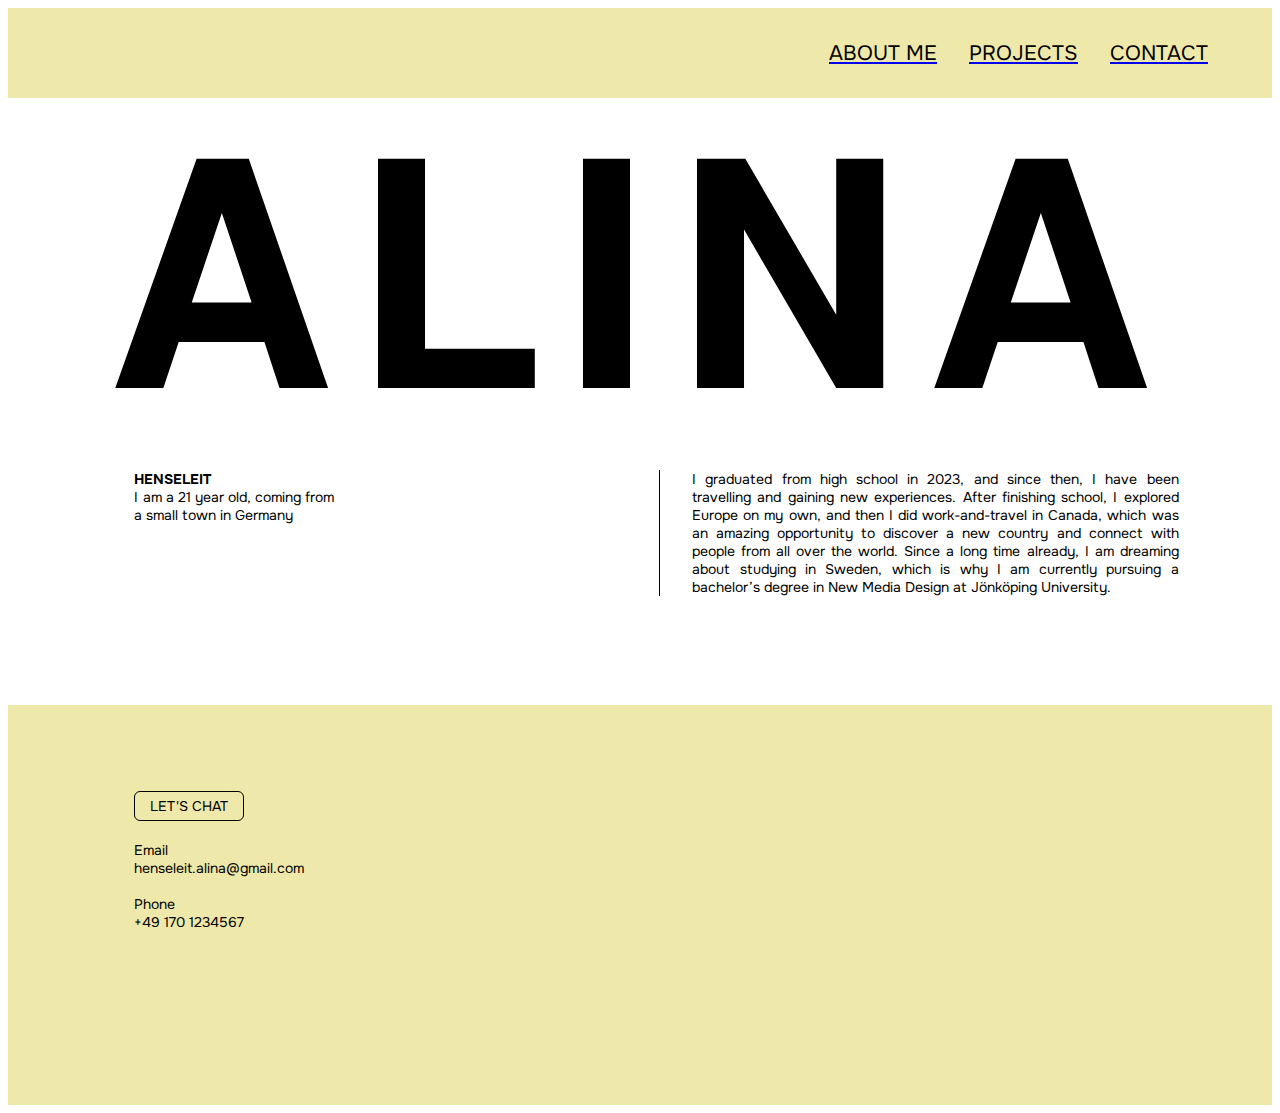
<file: index.html>
<!DOCTYPE html>
<html lang="en">
  <head>
    <meta charset="UTF-8" />
    <meta name="viewport" content="width=device-width, initial-scale=1.0" />
    <title>I am Alina</title>
    <link rel="stylesheet" href="css/main.css" />
  </head>
  <body>
    <header>
      <nav>
        <ul>
          <a href="index.html"><li>ABOUT ME</li></a>
          <a href="overview.html"
            ><li><Obj>PROJECTS</Obj></li></a
          >
          <a href="contact.html"><li>CONTACT</li></a>
        </ul>
      </nav>
    </header>
    <main>
      <h1 id="moving-header">ALINA</h1>

      <section class="category-container">
        <p class="category-text" id="text-one">
          <strong>HENSELEIT</strong><br />
          I am a 21 year old, coming from a small town in Germany
        </p>

        <p class="category-text" id="text-two">
          I graduated from high school in 2023, and since then, I have been
          travelling and gaining new experiences. After finishing school, I
          explored Europe on my own, and then I did work-and-travel in Canada,
          which was an amazing opportunity to discover a new country and connect
          with people from all over the world. Since a long time already, I am
          dreaming about studying in Sweden, which is why I am currently
          pursuing a bachelor’s degree in New Media Design at Jönköping
          University.
        </p>
      </section>
    </main>

    <footer>
      <section class="footer-button">
        <a href="contact.html"><button>LET'S CHAT</button> </a>

        <p id="contact-information">
          Email<br />
          henseleit.alina@gmail.com <br />
          <br />
          Phone<br />
          +49 170 1234567
        </p>
      </section>
    </footer>
  </body>
</html>
</file>
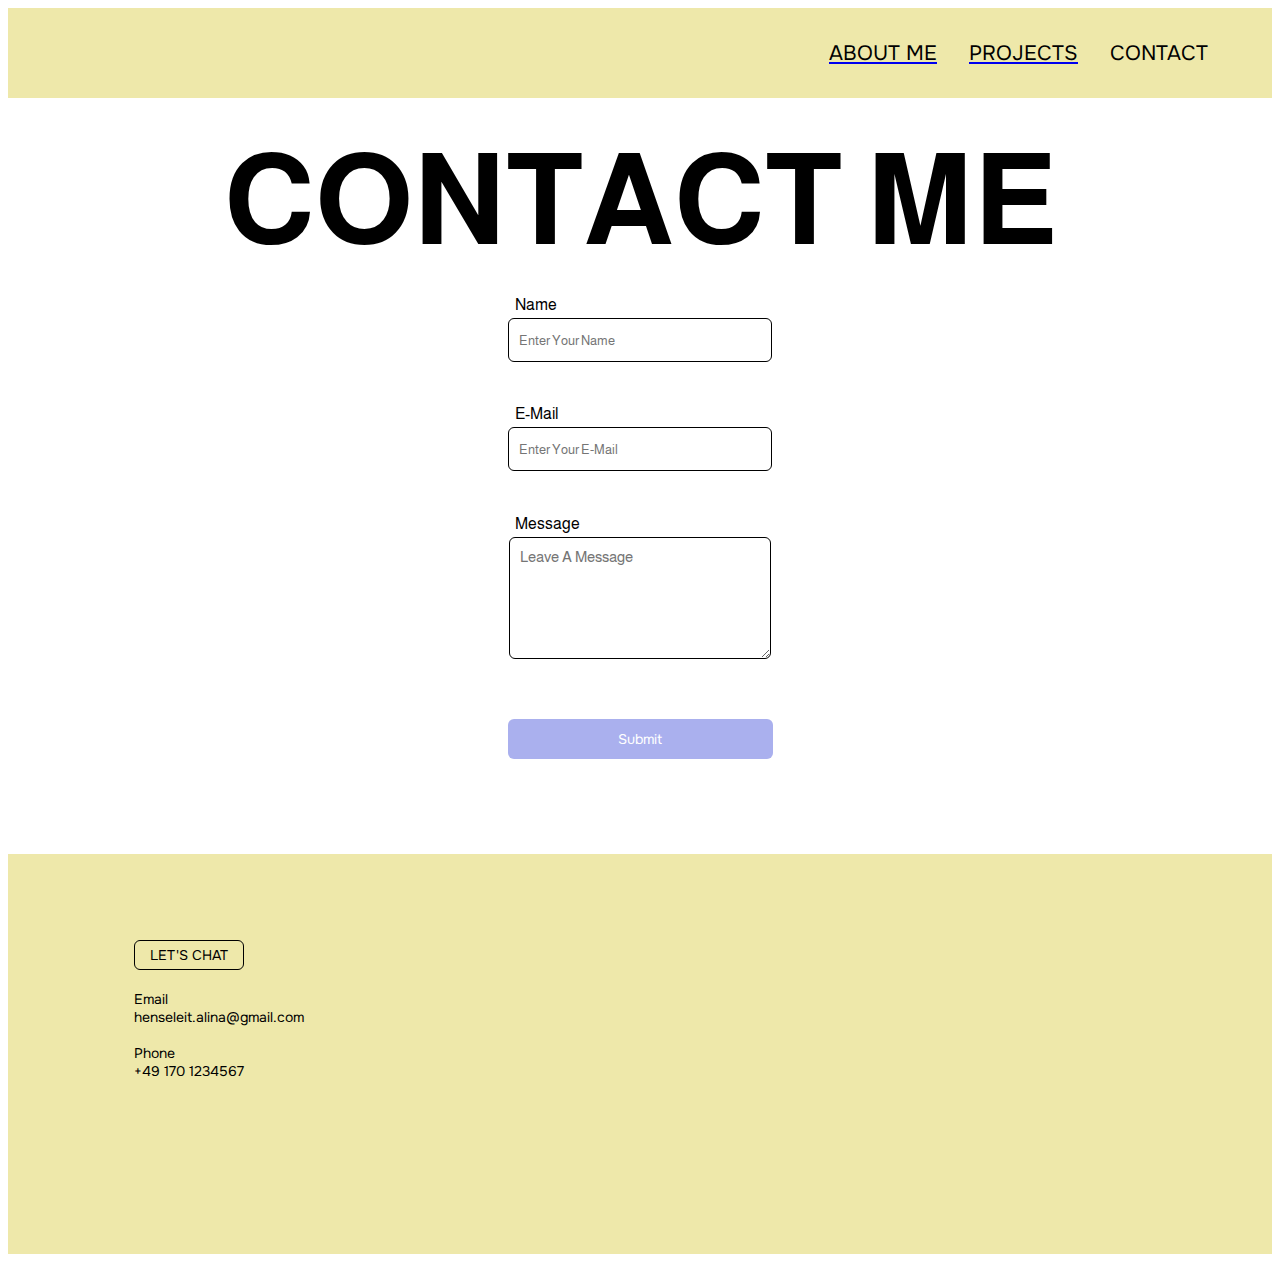
<file: contact.html>
<!DOCTYPE html>
<html lang="en">
  <head>
    <meta charset="UTF-8" />
    <meta name="viewport" content="width=device-width, initial-scale=1.0" />
    <title>I am Alina - Contact</title>
    <link rel="stylesheet" href="css/contact.css" />
    <script src="java-script/animation.js" defer></script>
  </head>
  <body>
    <header>
      <nav>
        <ul>
          <a href="index.html"><li>ABOUT ME</li></a>
          <a href="overview.html"
            ><li><Obj>PROJECTS</Obj></li></a
          <a href="contact.html"><li>CONTACT</li></a>
        </ul>
      </nav>
    </header>


    <main id="main-part">
      <h1>CONTACT ME</h1>

      <section class="category-container">
        <!--The folling 3 lines are inspired by https://www.youtube.com/watch?v=-HeadgoqJ7A, accessed: 16.01.25-->
        <p class="category-text" id="name">
          <label for="name">Name</label>
          <input id="input-name" type="text" placeholder="Enter Your Name" />
        </p>
        <p class="category-text" id="e-mail">
          <label for="e-mail">E-Mail</label>
          <input id="input-e-mail" type="text" placeholder="Enter Your E-Mail" /></p>

          <!--I got the textarea from my friend Lovisa-->
        <p class="category-text" id="message">
            <label for="message">Message</label>
            <textarea id="message" placeholder="Leave A Message"></textarea>
        </p>

        <button id="submit-button">Submit</button>
      </section>
    </main>

    <footer id="footer-part">
      <section class="footer-button">
        <a href="contact.html"><button>LET'S CHAT</button> </a>

        <p id="contact-information">
          Email<br />
          henseleit.alina@gmail.com <br />
          <br />
          Phone<br />
          +49 170 1234567
        </p>
      </section>
    </footer>
  </body>
</html>
</file>
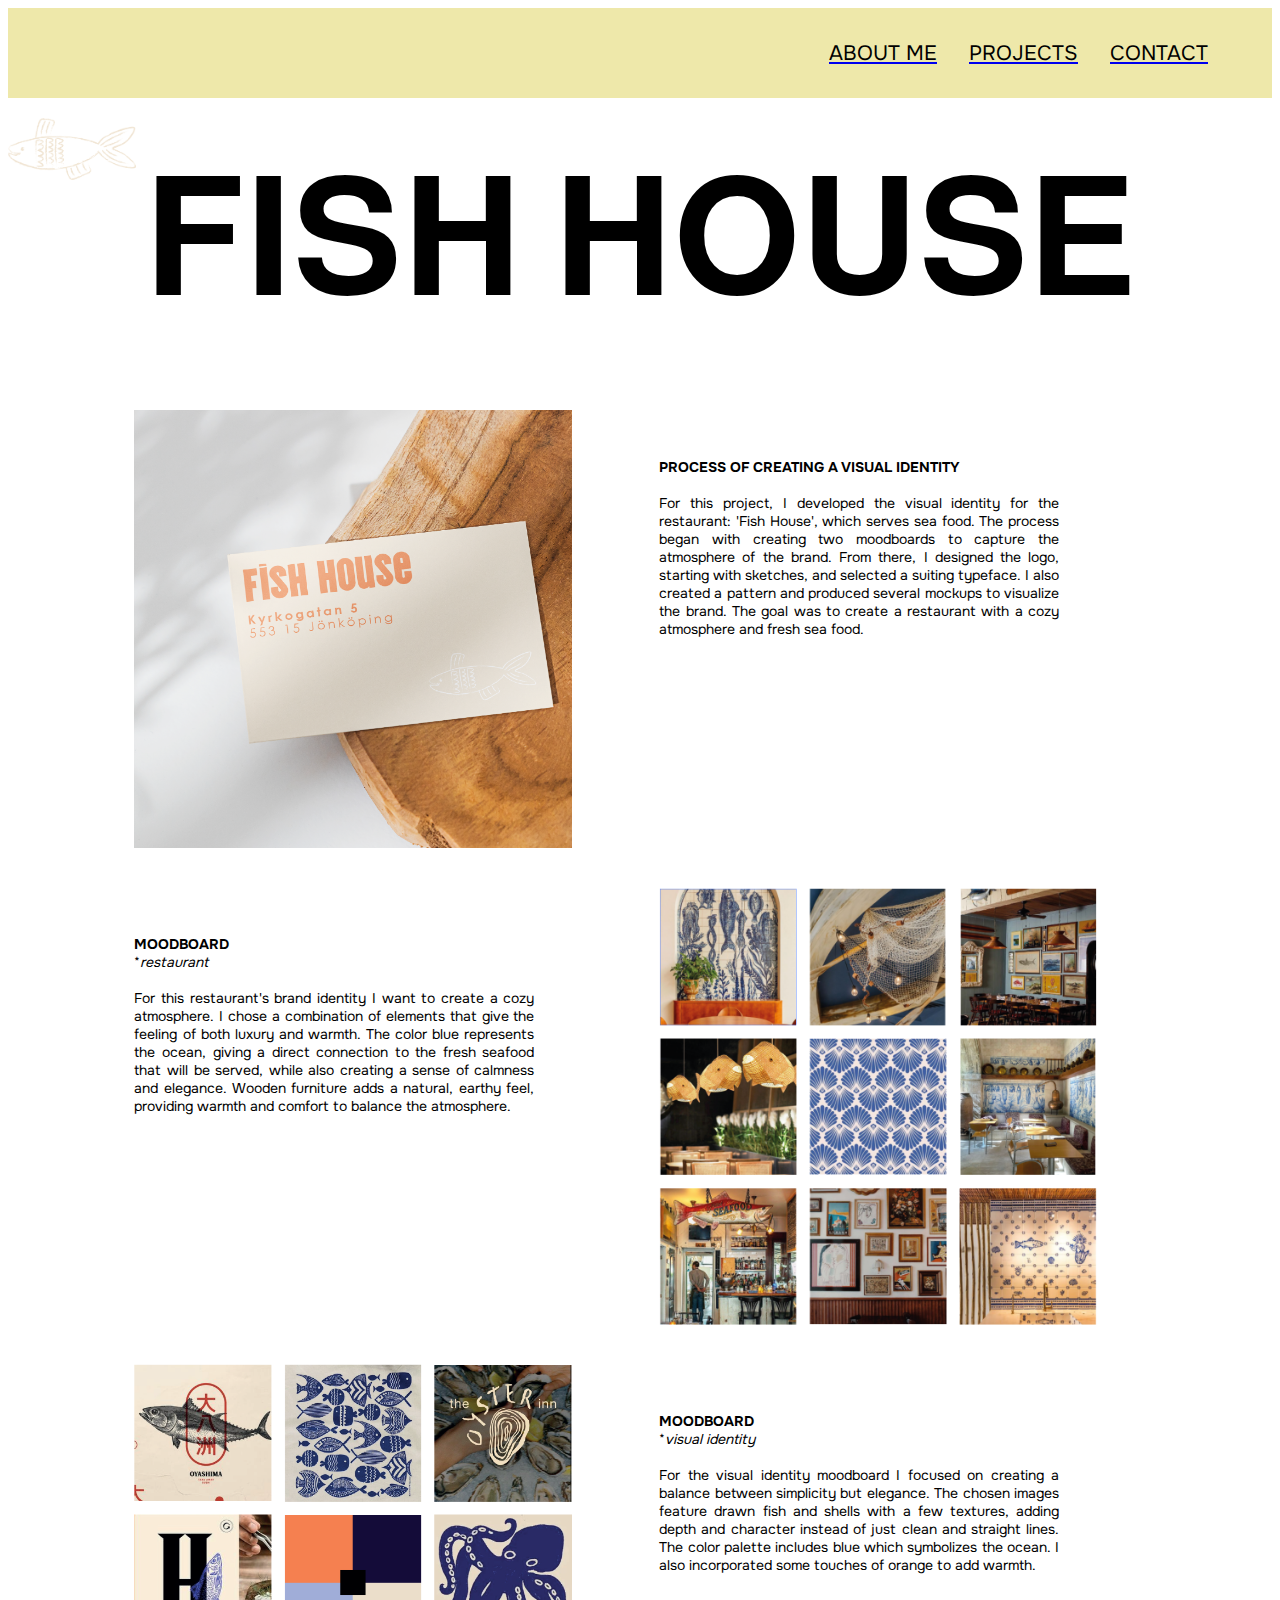
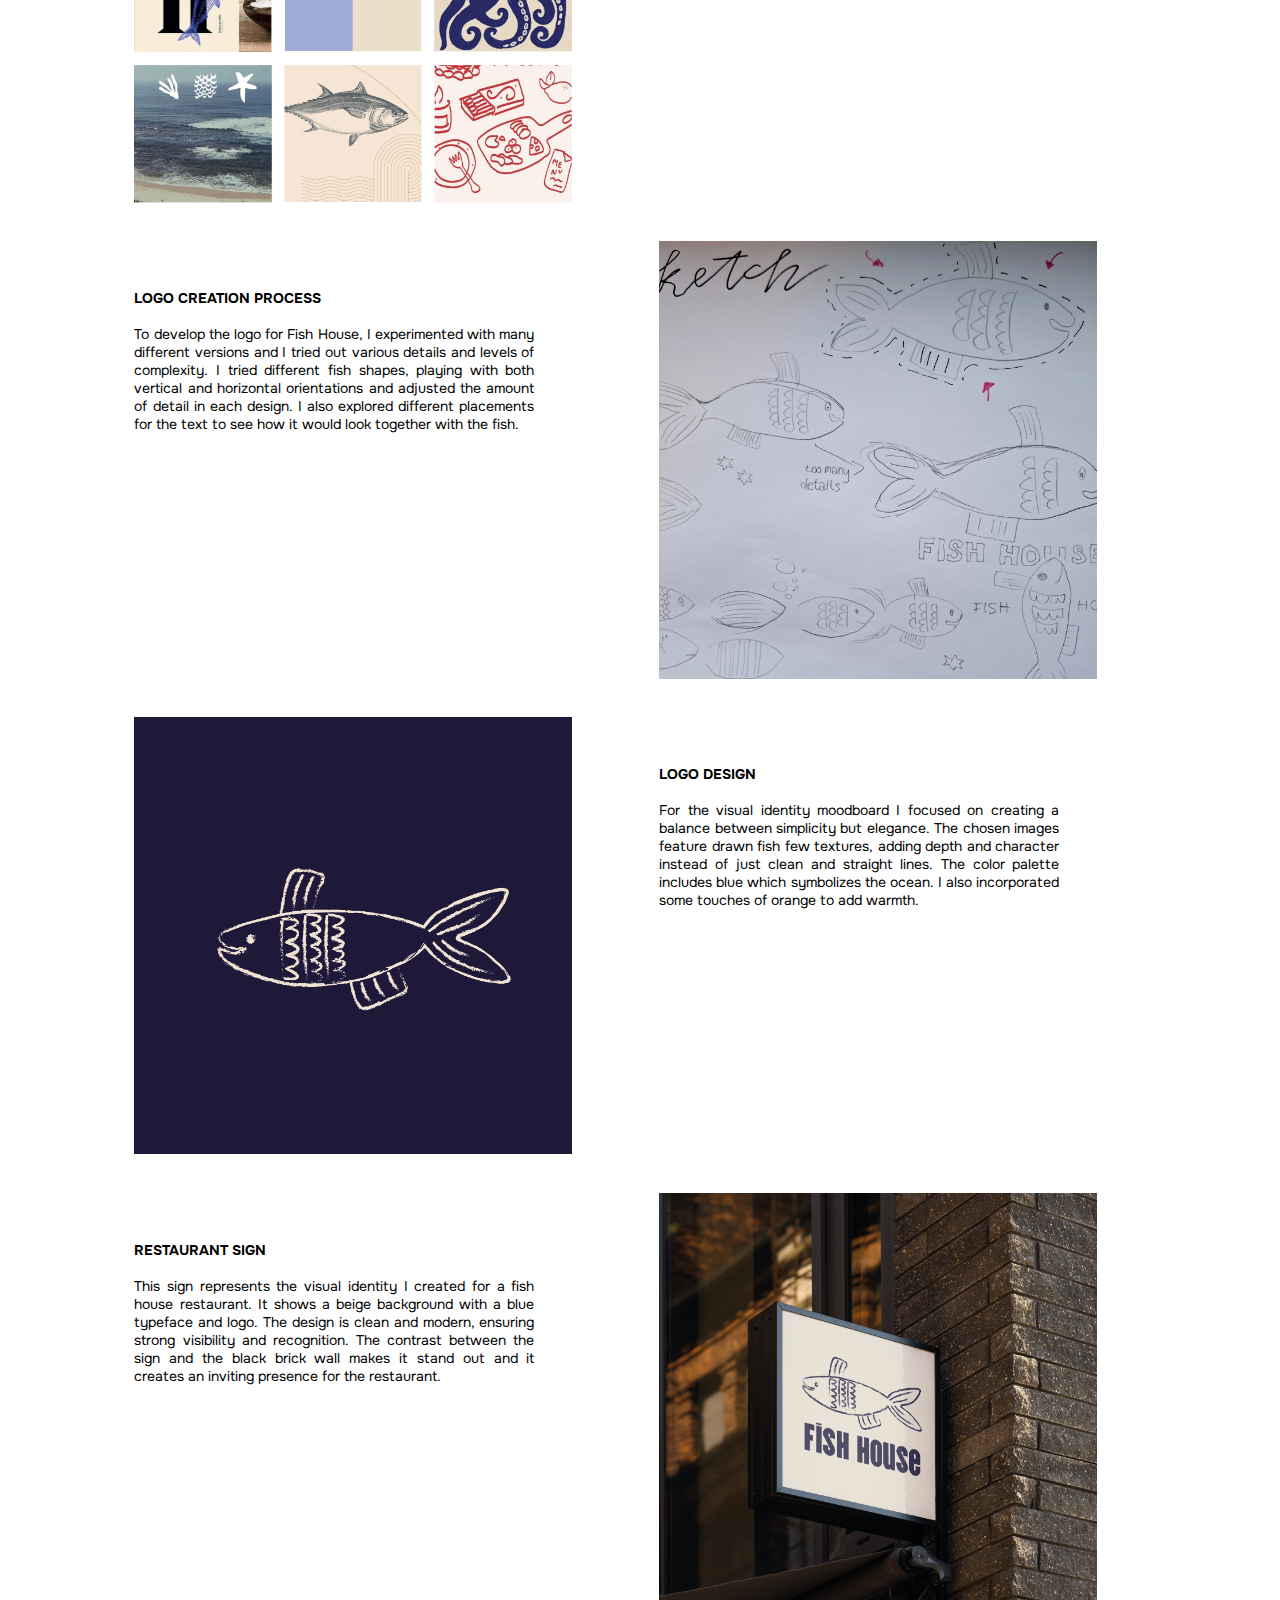
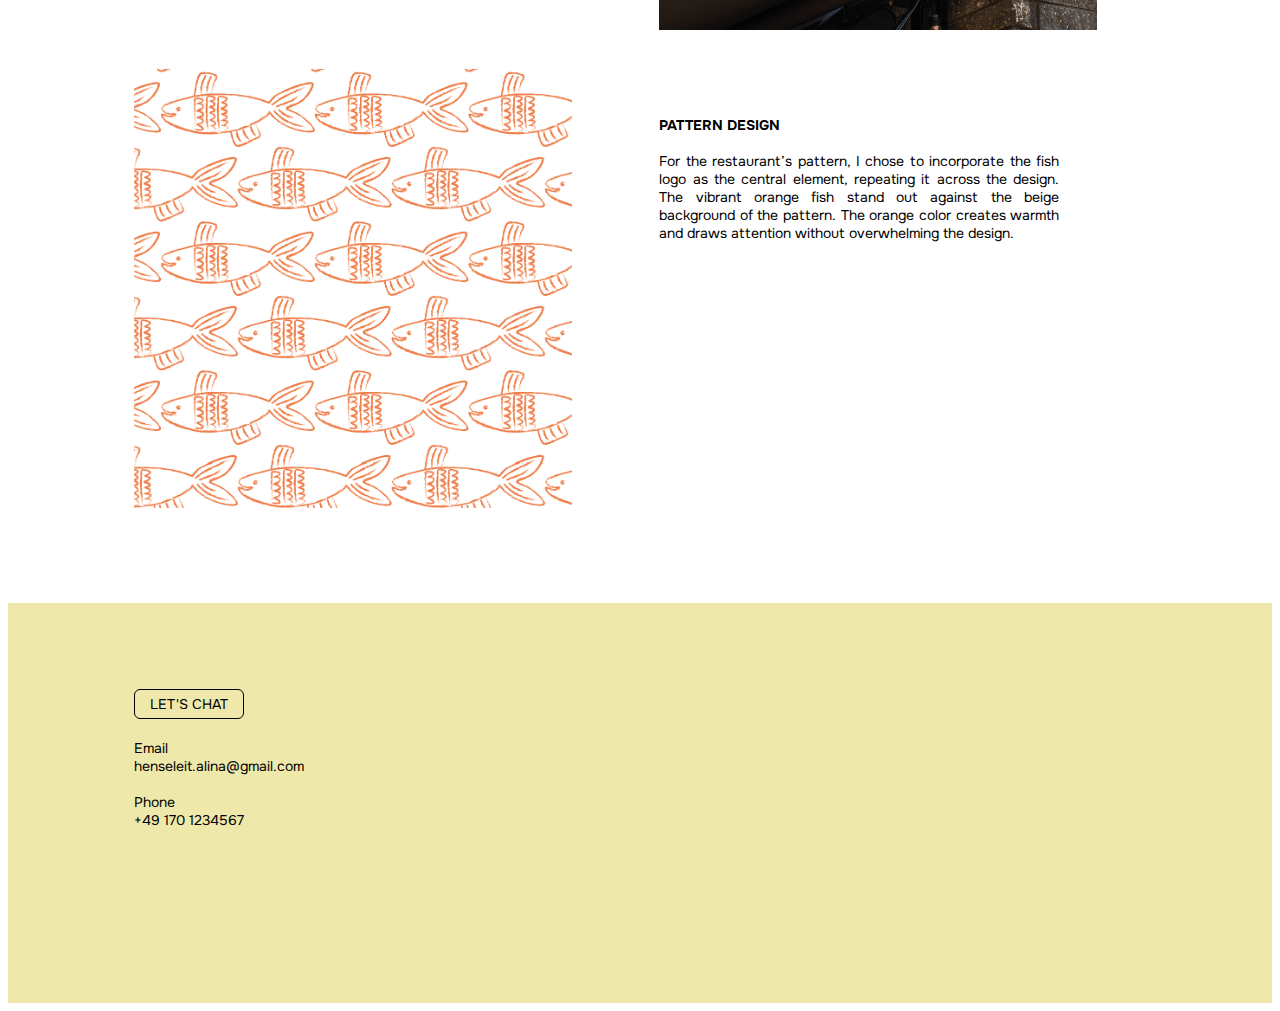
<file: fish-house.html>
<!DOCTYPE html>
<html lang="en">
  <head>
    <meta charset="UTF-8" />
    <meta name="viewport" content="width=device-width, initial-scale=1.0" />
    <title>I am Alina - Fish House</title>
    <link rel="stylesheet" href="css/fish-house.css" />
  </head>
  <body>
    <header>
      <nav>
        <ul>
          <a href="index.html"><li>ABOUT ME</li></a>
          <a href="overview.html"
            ><li><Obj>PROJECTS</Obj></li></a
          >
          <a href="contact.html"><li>CONTACT</li></a>
        </ul>
      </nav>
    </header>

    <img
      id="moving-fish"
      src="pictures-fish/fish.png"
      alt="fish logo with no
    background"
    />

    <main>
      <h1>FISH HOUSE</h1>

      <section class="category-container">
        <img
          class="category-image"
          src="pictures/fish-house.png"
          alt="mock up with business card for fish house restaurant"
        />

        <p class="category-text">
          <strong>PROCESS OF CREATING A VISUAL IDENTITY</strong><br /><br />
          For this project, I developed the visual identity for the restaurant:
          'Fish House', which serves sea food. The process began with creating
          two moodboards to capture the atmosphere of the brand. From there, I
          designed the logo, starting with sketches, and selected a suiting
          typeface. I also created a pattern and produced several mockups to
          visualize the brand. The goal was to create a restaurant with a cozy
          atmosphere and fresh sea food.
        </p>

        <p class="category-text">
          <strong>MOODBOARD</strong><br />
          *<em>restaurant</em><br /><br />
          For this restaurant's brand identity I want to create a cozy
          atmosphere. I chose a combination of elements that give the feeling of
          both luxury and warmth. The color blue represents the ocean, giving a
          direct connection to the fresh seafood that will be served, while also
          creating a sense of calmness and elegance. Wooden furniture adds a
          natural, earthy feel, providing warmth and comfort to balance the
          atmosphere.
        </p>

        <img
          class="category-image"
          src="pictures-fish/moodboard-restaurant.png"
          alt="a couple pictures for the moodboard for the fish restaurant (cozy)"
        />

        <img
          class="category-image"
          src="pictures-fish/moodboard-logo.png"
          alt="a couple pictures for the moodboard for the fish restaurant logo (outlines)"
        />

        <p class="category-text">
          <strong>MOODBOARD</strong><br />
          *<em>visual identity</em><br /><br />
          For the visual identity moodboard I focused on creating a balance
          between simplicity but elegance. The chosen images feature drawn fish
          and shells with a few textures, adding depth and character instead of
          just clean and straight lines. The color palette includes blue which
          symbolizes the ocean. I also incorporated some touches of orange to
          add warmth.
        </p>

        <p class="category-text">
          <strong>LOGO CREATION PROCESS</strong><br /><br />
          To develop the logo for Fish House, I experimented with many different
          versions and I tried out various details and levels of complexity. I
          tried different fish shapes, playing with both vertical and horizontal
          orientations and adjusted the amount of detail in each design. I also
          explored different placements for the text to see how it would look
          together with the fish.
        </p>

        <img
          class="category-image"
          src="pictures-fish/sketch.jpg"
          alt="sketch of the logo design procces"
        />

        <img
          class="category-image"
          src="pictures-fish/logo.png"
          alt="fish logo - outlines with little details"
        />

        <p class="category-text">
          <strong>LOGO DESIGN</strong><br /><br />
          For the visual identity moodboard I focused on creating a balance
          between simplicity but elegance. The chosen images feature drawn fish
          few textures, adding depth and character instead of just clean and
          straight lines. The color palette includes blue which symbolizes the
          ocean. I also incorporated some touches of orange to add warmth.
        </p>

        <p class="category-text">
          <strong>RESTAURANT SIGN</strong><br /><br />
          This sign represents the visual identity I created for a fish house
          restaurant. It shows a beige background with a blue typeface and logo.
          The design is clean and modern, ensuring strong visibility and
          recognition. The contrast between the sign and the black brick wall
          makes it stand out and it creates an inviting presence for the
          restaurant.
        </p>

        <img
          class="category-image"
          src="pictures-fish/sign.png"
          alt="sign for restaurant with fish house logo and name"
        />

        <img
          class="category-image"
          src="pictures-fish/pattern.png"
          alt="pattern for fish house with many fish"
        />

        <p class="category-text">
          <strong>PATTERN DESIGN</strong><br /><br />
          For the restaurant’s pattern, I chose to incorporate the fish logo as
          the central element, repeating it across the design. The vibrant
          orange fish stand out against the beige background of the pattern. The
          orange color creates warmth and draws attention without overwhelming
          the design.
        </p>
      </section>
    </main>

    <footer>
      <section class="footer-button">
        <a href="contact.html"><button>LET'S CHAT</button> </a>

        <p id="contact-information">
          Email<br />
          henseleit.alina@gmail.com <br />
          <br />
          Phone<br />
          +49 170 1234567
        </p>
      </section>
    </footer>
  </body>
</html>
</file>
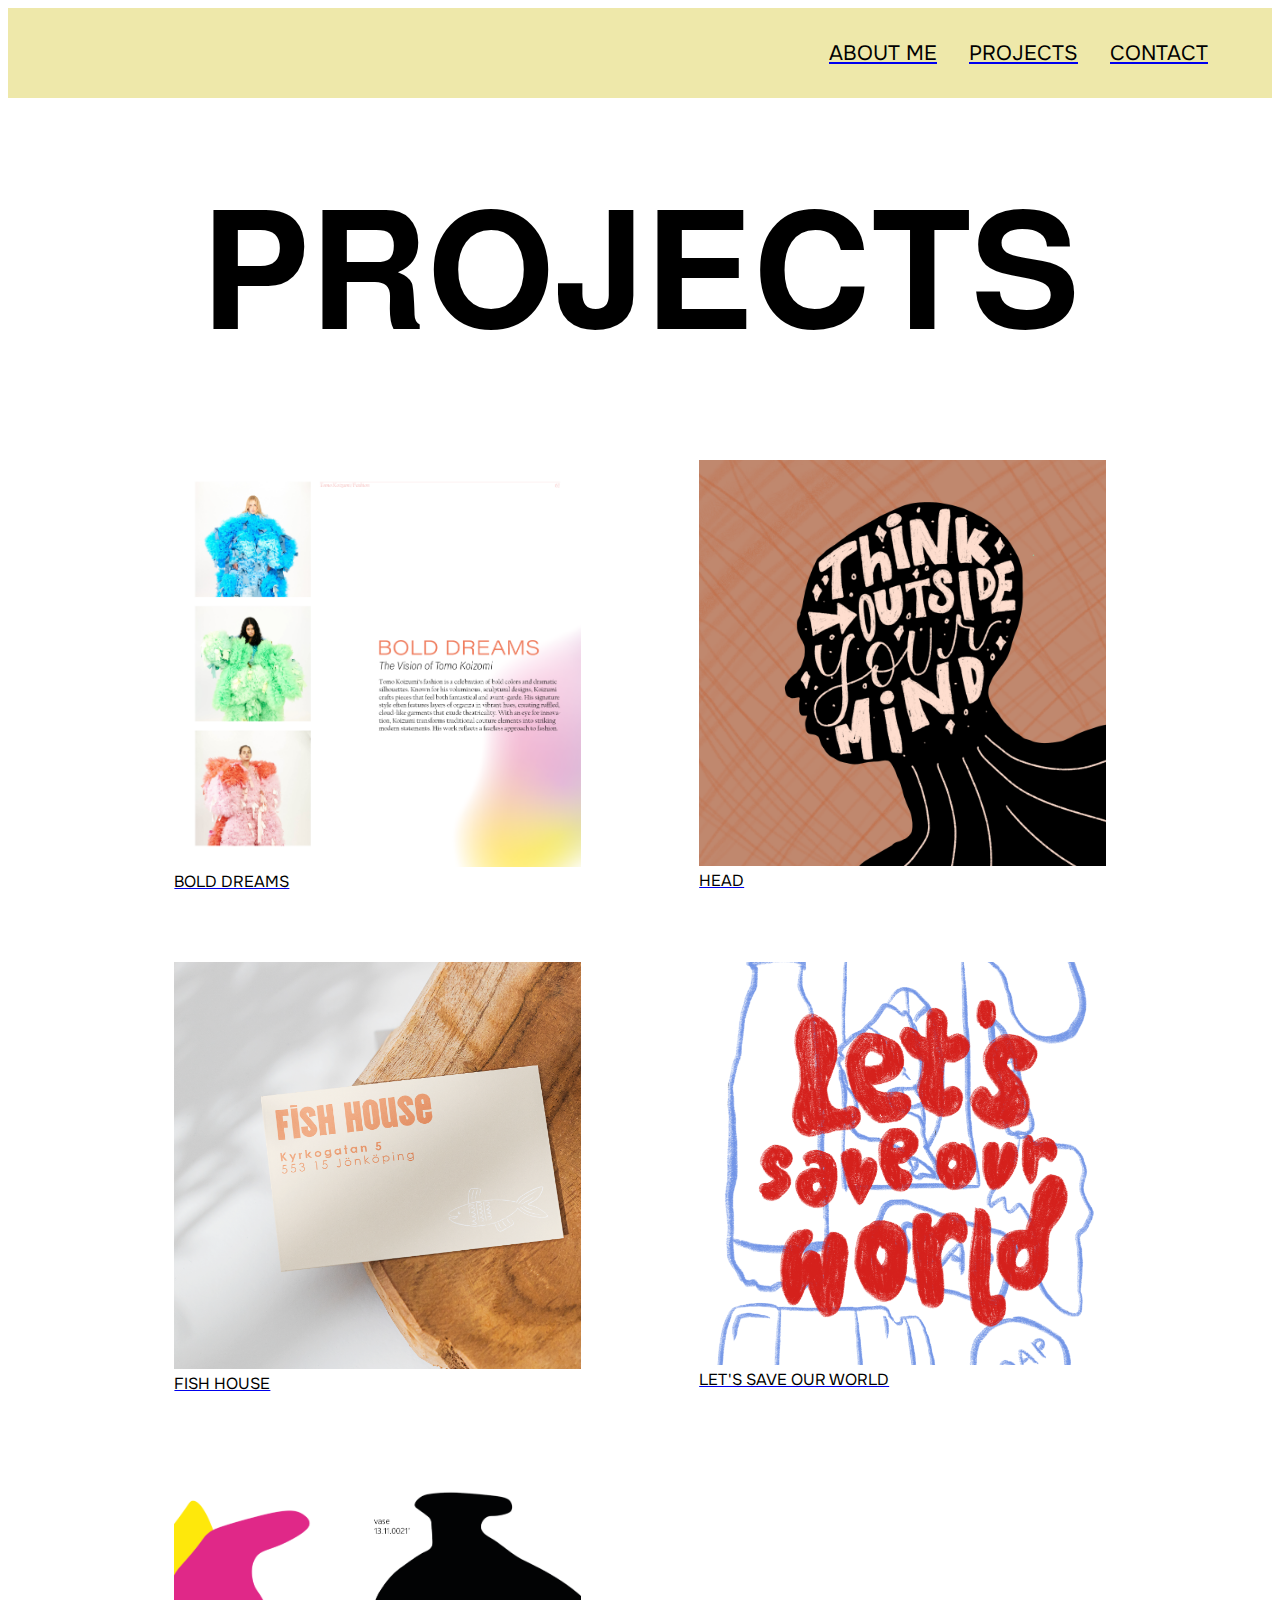
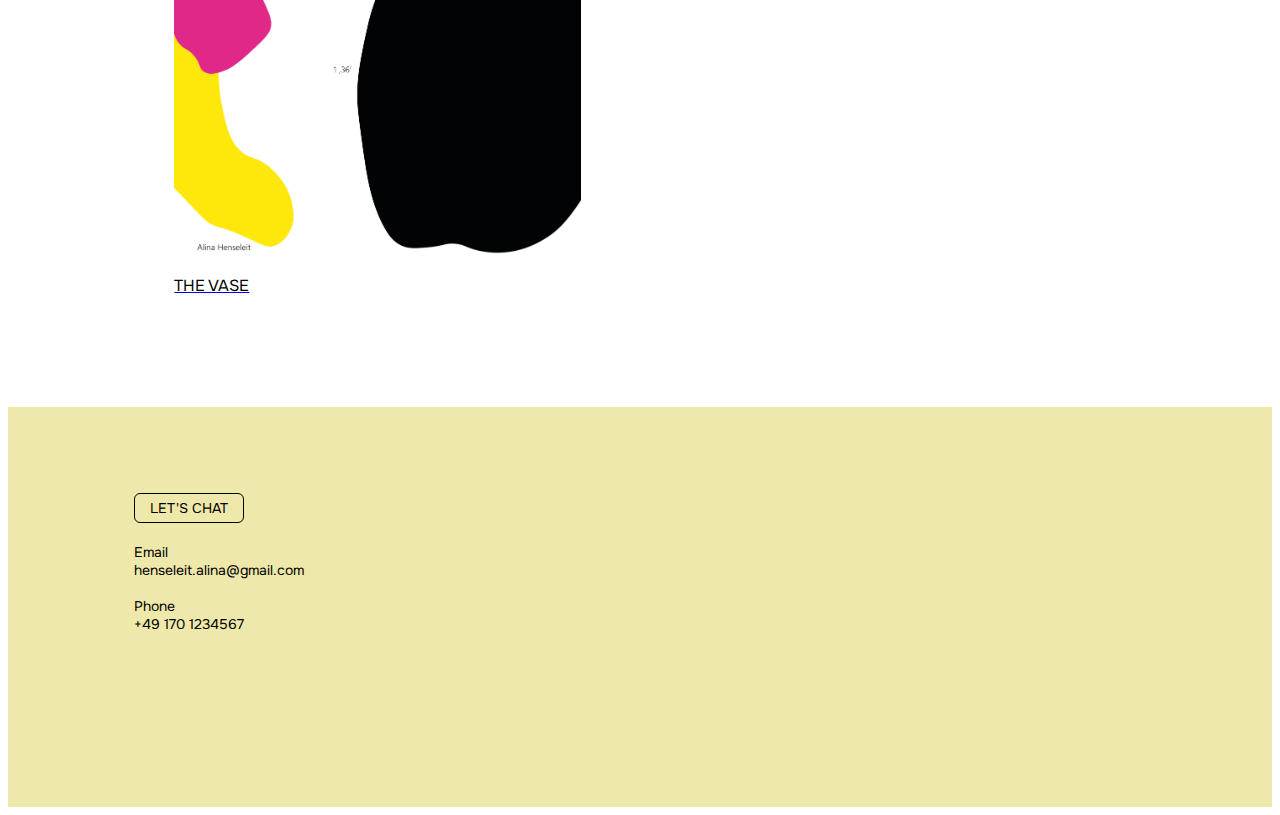
<file: overview.html>
<!DOCTYPE html>
<html lang="en">
  <head>
    <meta charset="UTF-8" />
    <meta name="viewport" content="width=device-width, initial-scale=1.0" />
    <link rel="stylesheet" href="css/overview.css" />
    <title>I am Alina - Projects</title>
  </head>
  <body>
    <header>
      <nav>
        <ul>
          <a href="index.html"><li>ABOUT ME</li></a>
          <a href="overview.html"
            ><li><Obj>PROJECTS</Obj></li></a
          >
          <a href="contact.html"><li>CONTACT</li></a>
        </ul>
      </nav>
    </header>

    <main>
      <h1>PROJECTS</h1>

      <section class="category-container">
        <a href="#">
          <figure>
            <img
              class="category-image"
              src="pictures/bold-dreams.png"
              alt="magazine about fashion"
            />
            <figcaption>BOLD DREAMS</figcaption>
          </figure>
        </a>

        <a href="#">
          <figure>
            <img
              class="category-image"
              src="pictures/head-lettering.png"
              alt="silhouette head with 'think outside your mind' text"
            />
            <figcaption>HEAD</figcaption>
          </figure>
        </a>

        <a href="fish-house.html">
          <figure>
            <img
              class="category-image"
              src="pictures/fish-house.png"
              alt="mock up with business card for fish house restaurant"
            />
            <figcaption>FISH HOUSE</figcaption>
          </figure>
        </a>

        <a href="#">
          <figure>
            <img
              class="category-image"
              src="pictures/lets-save-our-world.png"
              alt="poster with outlined things in background and it says lets save our world"
            />
            <figcaption>LET'S SAVE OUR WORLD</figcaption>
          </figure>
        </a>

        <a href="#">
          <figure>
            <img
              class="category-image"
              src="pictures/vase.png"
              alt="Abstrackt design with vase"
            />
            <figcaption>THE VASE</figcaption>
          </figure>
        </a>
      </section>
    </main>

    <footer>
      <section class="footer-button">
        <a href="contact.html"><button>LET'S CHAT</button> </a>

        <p id="contact-information">
          Email<br />
          henseleit.alina@gmail.com <br />
          <br />
          Phone<br />
          +49 170 1234567
        </p>
      </section>
    </footer>
  </body>
</html>
</file>
<file: css/main.css>
/*Fonts*/
@import url("https://fonts.googleapis.com/css2?family=Almarai:wght@300;400;700;800&family=Titan+One&display=swap");
@import url("https://fonts.googleapis.com/css2?family=Onest:wght@100..900&display=swap");

/*Header with background-color*/
header {
  background-color: palegoldenrod;
  display: flex;
  align-items: center;
  justify-content: flex-end;
  margin-left: 0;
  padding-bottom: 1rem;
  padding-top: 1rem;
  transition: padding-top 0.5s ease-out;
  transition: padding-bottom 0.5s ease-out;
}

/*Padding (background-color will get smaler as the screen gets smaler*/
@media (max-width: 770px) {
  header {
    padding-bottom: 0.5rem;
    padding-top: 0.5rem;
  }
}

ul {
  list-style: none;
  display: flex;
  margin-left: 0;
  margin-right: 5vw;
}

li {
  color: black;
  margin-left: 2rem;
  font-family: Onest, sans-serif;
  font-weight: semiBold;
  font-size: 1.3rem;
}

/*Alina headline*/
h1 {
  margin-top: 3rem;
  font-family: Almarai, sans-serif;
  /*The folling line is from: https://www.youtube.com/watch?v=rIOIeoX6QNw, accessed: 23.01.2025*/
  font-size: clamp(5rem, 25vw, 30rem);
  letter-spacing: 20px;
  margin-top: 0px;
  margin-bottom: 0px;
  transition: font-size 0.3s ease;
  text-align: center;
}

/*Changing background color with keyframe*/
#moving-header {
  animation-name: color-animation;
  animation-duration: 0.8s;
  animation-iteration-count: 1;
  animation-timing-function: linear;
}

@keyframes color-animation {
  0% {
    color: black;
  }

  50% {
    color: rgb(228, 222, 255);
  }

  100% {
    color: black;
  }
}

/*CATEGORY SECTION*/
/*Making the grid for the text*/
.category-container {
  display: grid;
  grid-template-columns: repeat(2, 1fr);
  gap: 3vw;
  margin-left: 10%;
  margin-right: 10%;
}

@media (max-width: 740px) {
  .category-container {
    grid-template-columns: 1fr;
  }
}

/*Set the style of the text*/
.category-text {
  width: 100%;
  text-align: justify;
  font-family: Onest, sans-serif;
  font-style: medium;
  font-size: 14px;
}

/*Text on the left "Henseleit..."*/
#text-one {
  width: 75%;
  max-width: 200px;
}

/*Text on the right "I graduated..." + border*/
#text-two {
  width: 100%;
  max-width: 500px;
  padding-left: 2rem;
  border-left: 1.5px solid black;
}

/*Tries to keep #text-one aligned with left side of h1*/
@media (min-width: 2000px) {
  #text-one {
    margin-left: 7%;
    transition: margin-left 0.5s ease-out;
  }
}

footer {
  background-color: palegoldenrod;
  padding-bottom: 10rem;
  padding-top: 1rem;
  transition: padding-top 0.5s ease-out;
  transition: padding-bottom 0.5s ease-out;
  margin-top: 95px;
}

.footer-button {
  margin-left: 10%;
  font-family: Onest, sans-serif;
  font-style: medium;
  font-size: 14px;
}

/*Lets chat button*/
button {
  font-family: Onest, sans-serif;
  font-style: medium;
  font-size: 14px;
  background-color: palegoldenrod;
  color: black;
  border-radius: 6px;
  margin-top: 70px;
  border: 0.5px solid black;
  width: 110px;
  height: 30px;
}

/*If you hover the button*/
button:hover {
  background-color: black;
  color: white;
}

/*Email and phone number*/
#contact-information {
  margin-top: 20px;
}
</file>
<file: css/contact.css>
/*Fonts*/
@import url("https://fonts.googleapis.com/css2?family=Almarai:wght@300;400;700;800&family=Titan+One&display=swap");
@import url("https://fonts.googleapis.com/css2?family=Onest:wght@100..900&display=swap");

/*Header with background-color*/
header {
  background-color: #eee8aa;
  display: flex;
  align-items: center;
  justify-content: flex-end;
  margin-left: 0;
  padding-bottom: 1rem;
  padding-top: 1rem;
  transition: padding-top 0.5s ease-out;
  transition: padding-bottom 0.5s ease-out;
}

/*Padding (background-color will get smaler as the screen gets smaler*/
@media (max-width: 770px) {
  header {
    padding-bottom: 0.5rem;
    padding-top: 0.5rem;
  }
}

ul {
  list-style: none;
  display: flex;
  margin-left: 0;
  margin-right: 5vw;
}

li {
  color: black;
  margin-left: 2rem;
  font-family: Onest, sans-serif;
  font-weight: semiBold;
  font-size: 1.3rem;
}

/*If you click submit button - js animation*/
.bold {
  font-family: Onest, sans-serif;
  font-size: 3rem;
  display: flex;
  justify-content: center;
  margin-top: 20%;
}

.bold-two {
  font-family: Onest, sans-serif;
  font-size: 1rem;
  display: flex;
  justify-content: center;
  margin-top: 5%;
}

/*Contact headline*/
h1 {
  font-family: Almarai, sans-serif;
  /*The folling line is from: https://www.youtube.com/watch?v=rIOIeoX6QNw, accessed: 23.01.2025*/
  font-size: clamp(2rem, 13vw, 20rem);
  margin-top: 30px;
  margin-bottom: 20px;
  padding-left: 5rem;
  padding-right: 5rem;
  transition: font-size 0.3s ease;
  text-align: center;
}

@media (max-width: 1400px) {
  h1 {
    font-size: clamp(1rem, 10vw, 20rem);
  }
}

/*CATEGORY SECTION*/
/*Making the grid for the input boxes*/
.category-container {
  display: grid;
  grid-template-columns: 1fr;
  gap: 3vw;
  text-align: center;
}

/* Centers the  submit button horizontally within the grid */
#submit-button {
  justify-self: center;
  align-self: center;
}

.category-text {
  margin-top: 5px;
  margin-bottom: 0;
}

/*Labels for the input boxes*/
#name {
  font-family: Almarai, sans-serif;
  font-size: 16px;
}

#e-mail {
  font-family: Almarai, sans-serif;
  font-size: 16px;
}

#message {
  font-family: Almarai, sans-serif;
  font-size: 16px;
  height: 100px;
}

/*Message box*/
textarea {
  width: 240px;
  height: 100px;
  background-color: white;
  border-radius: 6px;
  border: 1px solid black;
  padding: 10px;
  /*The following !important is from: https://www.w3schools.com/css/css_important.asp accessed:30.01.25*/
  font-family: Almarai, sans-serif !important;
  font-size: 15px !important;
}

#message {
  margin-bottom: 50px;
}

/*putting the lables on top of the input boxes and not on their left side*/
label {
  display: block;
  margin-bottom: 5px;
  text-align: left;
  width: 250px;
  margin-left: auto;
  margin-right: auto;
}

/*Boxes to write in*/
input {
  width: 250px;
  height: 40px;
  background-color: white;
  border-radius: 6px;
  border: 1px solid black;
  padding-left: 10px;
  font-family: Almarai, sans-serif;
  font-size: 13px;
}

#submit-button {
  margin-top: 1rem;
  width: 265px;
  height: 40px;
  background-color: rgb(170, 176, 238);
  color: white;
  border: none;
  padding-left: 0;
  padding-right: 0;
}

/*Footer part*/
footer {
  background-color: #eee8aa;
  padding-bottom: 10rem;
  padding-top: 1rem;
  transition: padding-top 0.5s ease-out;
  transition: padding-bottom 0.5s ease-out;
  margin-top: 95px;
}

.footer-button {
  margin-left: 10%;
  font-family: Onest, sans-serif;
  font-style: medium;
  font-size: 14px;
}

button {
  font-family: Onest, sans-serif;
  font-style: medium;
  font-size: 14px;
  background-color: palegoldenrod;
  color: black;
  border-radius: 6px;
  margin-top: 70px;
  border: 0.5px solid black;
  width: 110px;
  height: 30px;
}

/*If you hover the button*/
button:hover {
  background-color: black;
  color: white;
}

/*Email and phone number*/
#contact-information {
  margin-top: 20px;
}
</file>
<file: css/fish-house.css>
@import url("https://fonts.googleapis.com/css2?family=Almarai:wght@300;400;700;800&family=Titan+One&display=swap");
@import url("https://fonts.googleapis.com/css2?family=Onest:wght@100..900&display=swap");

/*Header with background-color*/
header {
  background-color: palegoldenrod;
  display: flex;
  align-items: center;
  justify-content: flex-end;
  margin-left: 0;
  padding-bottom: 1rem;
  padding-top: 1rem;
  transition: padding-top 0.5s ease-out;
  transition: padding-bottom 0.5s ease-out;
  margin-bottom: 20px;
}

/*Padding (background-color will get smaler as the screen gets smaler*/
@media (max-width: 770px) {
  header {
    padding-bottom: 0.5rem;
    padding-top: 0.5rem;
  }
}

ul {
  list-style: none;
  display: flex;
  margin-left: 0;
  margin-right: 5vw;
}

li {
  color: black;
  margin-left: 2rem;
  font-family: Onest, sans-serif;
  font-weight: semiBold;
  font-size: 1.3rem;
}

/*moving fish*/
#moving-fish {
  width: 10vw;
  animation-name: fish;
  animation-duration: 12s;
  animation-iteration-count: infinite;
  animation-timing-function: linear;
}

@keyframes fish {
  from {
    transform: translateX(100vw);
  }
  to {
    transform: translateX(-13rem);
  }
}

@media (min-width: 900px) {
  #moving-fish {
    animation-duration: 18s;
  }
}

@media (max-width: 800px) {
  #moving-fish {
    width: 7rem;
    margin-bottom: 1rem;
  }
}

/*Contact headline*/
h1 {
  font-family: Almarai, sans-serif;
  /*The folling line is from: https://www.youtube.com/watch?v=rIOIeoX6QNw, accessed: 23.01.2025*/
  font-size: clamp(2rem, 13vw, 20rem);
  letter-spacing: 0px;
  margin-top: -40px;
  margin-bottom: 80px;
  padding-left: 5rem;
  padding-right: 5rem;
  transition: font-size 0.3s ease;
  text-align: center;
}

/*CATEGORY SECTION*/
/*Making the grid for the text*/
.category-container {
  display: grid;
  grid-template-columns: repeat(2, 1fr);
  gap: 3vw;
  margin-left: 10%;
  margin-right: 10%;
}

@media (max-width: 740px) {
  .category-container {
    grid-template-columns: 1fr;
  }
}

.category-image {
  width: 90%;
}

.category-text {
  margin-top: 3rem;
  max-width: 400px;
  text-align: justify;
  font-family: Onest, sans-serif;
  font-style: medium;
  font-size: 14px;
}

footer {
  background-color: palegoldenrod;
  padding-bottom: 10rem;
  padding-top: 1rem;
  transition: padding-top 0.5s ease-out;
  transition: padding-bottom 0.5s ease-out;
  margin-top: 95px;
}

/*for footer text + button*/
.footer-button {
  margin-left: 10%;
  font-family: Onest, sans-serif;
  font-style: medium;
  font-size: 14px;
}

/*Lets chat*/
button {
  font-family: Onest, sans-serif;
  font-style: medium;
  font-size: 14px;
  background-color: palegoldenrod;
  color: black;
  border-radius: 6px;
  margin-top: 70px;
  border: 0.5px solid black;
  width: 110px;
  height: 30px;
}

/*If you hover the button*/
button:hover {
  background-color: black;
  color: white;
}

/*Email and phone number*/
#contact-information {
  margin-top: 20px;
}
</file>
<file: css/overview.css>
/*Fonts*/
@import url("https://fonts.googleapis.com/css2?family=Almarai:wght@300;400;700;800&family=Titan+One&display=swap");
@import url("https://fonts.googleapis.com/css2?family=Onest:wght@100..900&display=swap");

/*Header with background-color*/
header {
  background-color: palegoldenrod;
  display: flex;
  align-items: center;
  justify-content: flex-end;
  margin-left: 0;
  padding-bottom: 1rem;
  padding-top: 1rem;
  transition: padding-top 0.5s ease-out;
  transition: padding-bottom 0.5s ease-out;
}

/*Padding (background-color will get smaler as the screen gets smaler*/
@media (max-width: 770px) {
  header {
    padding-bottom: 0.5rem;
    padding-top: 0.5rem;
  }
}

ul {
  list-style: none;
  display: flex;
  margin-left: 0;
  margin-right: 5vw;
}

li {
  color: black;
  margin-left: 2rem;
  font-family: Onest, sans-serif;
  font-weight: semiBold;
  font-size: 1.3rem;
}

/*Projects headline*/
h1 {
  font-family: Almarai, sans-serif;
  /*The folling line is from: https://www.youtube.com/watch?v=rIOIeoX6QNw, accessed: 23.01.2025*/
  font-size: clamp(2rem, 13vw, 20rem);
  letter-spacing: 0px;
  margin-top: 80px;
  margin-bottom: 80px;
  padding-left: 5rem;
  padding-right: 5rem;
  transition: font-size 0.3s ease;
  text-align: center;
}

/*CATEGORY SECTION*/
/*Making the grid for the text*/
.category-container {
  display: grid;
  grid-template-columns: repeat(2, 1fr);
  gap: 3vw;
  margin-left: 10%;
  margin-right: 10%;
}

/*If the screen is smaler than 760px, the grid will only have 1fr*/
@media (max-width: 800px) {
  .category-container {
    grid-template-columns: 1fr;
  }
}

figcaption {
  color: black;
  font-family: Onest, sans-serif;
  font-style: medium;
  font-size: clamp(1rem, 1vw, 2rem);
}

/*How much space the image will take up in the grid*/
.category-image {
  width: 100%;
}

footer {
  background-color: palegoldenrod;
  padding-bottom: 10rem;
  padding-top: 1rem;
  transition: padding-top 0.5s ease-out;
  transition: padding-bottom 0.5s ease-out;
  margin-top: 95px;
}

.footer-button {
  margin-left: 10%;
  font-family: Onest, sans-serif;
  font-style: medium;
  font-size: 14px;
}

/*Lets chat button*/
button {
  font-family: Onest, sans-serif;
  font-style: medium;
  font-size: 14px;
  background-color: palegoldenrod;
  color: black;
  border-radius: 6px;
  margin-top: 70px;
  border: 0.5px solid black;
  width: 110px;
  height: 30px;
}

/*If you hover the button*/
button:hover {
  background-color: black;
  color: white;
}

/*Email and phone number*/
#contact-information {
  margin-top: 20px;
}
</file>
